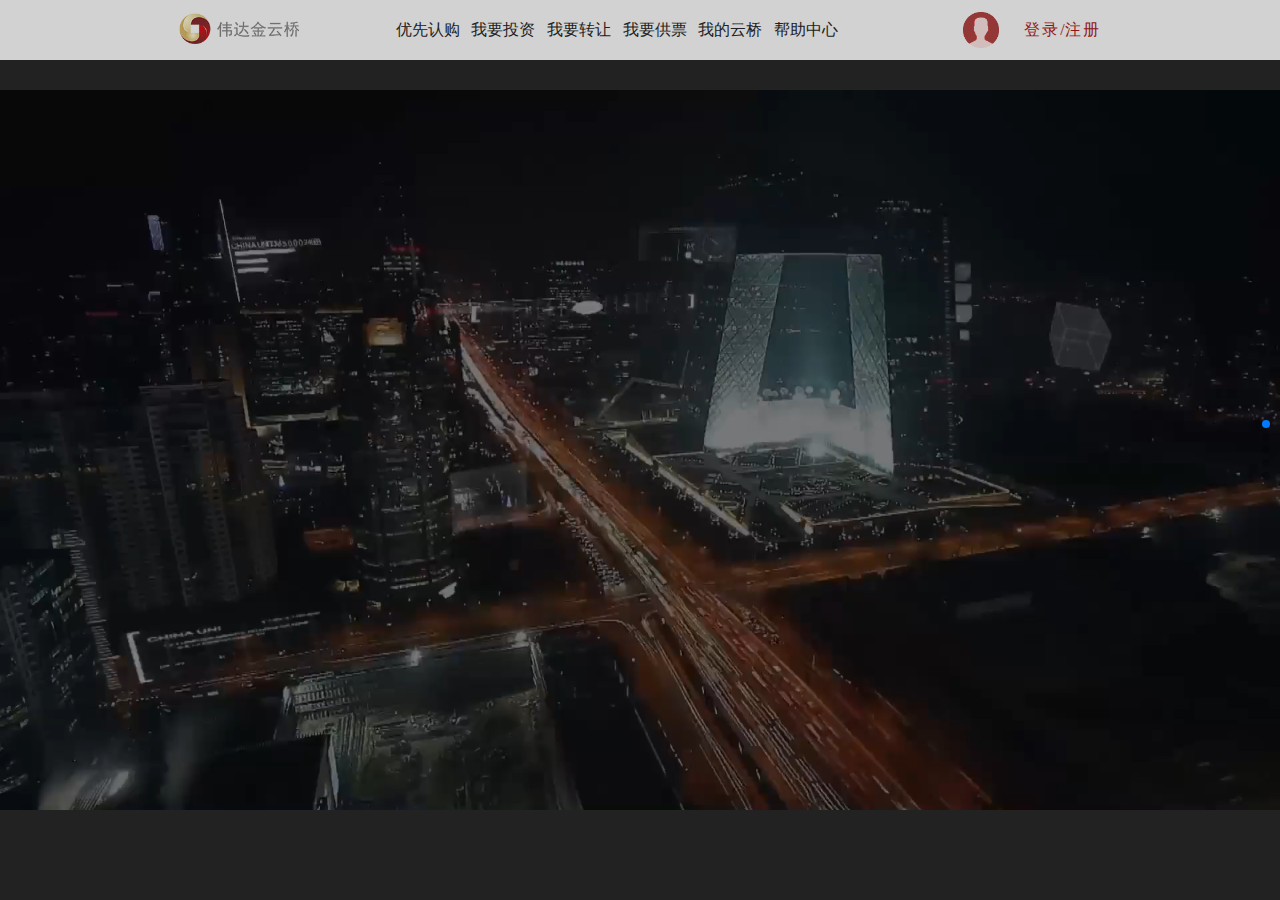
<file: index.html>
<!DOCTYPE html>
<html lang="en">
<head>
	<meta charset="UTF-8">
	<title>首页</title>
	<link rel="stylesheet" href="css/swiper.min.css">
	<link rel="stylesheet" href="css/animate.min.css">
	<link rel="stylesheet" href="css/item3_homepage.css">
	<script src="js/swiper.min.js"></script>
	<script src="js/jquery-1.11.0.js"></script>
	<script src="js/swiper.animate1.0.2.min.js"></script>
</head>
<body>
	<div class="swiper-container">
		<!-- 导航栏 -->
			<div class="nav">
				<div class="outbox"><!-- 在外部套一个div来定位 -->
					<div class="left">
						<img src="images/nav-logo.png" alt="" id="logo">
					</div>
					<div class="middle">
						<ul>
							<li>优先认购</li>
							<li>我要投资</li>
							<li>我要转让</li>
							<li>我要供票</li>
							<li>我的云桥</li>
							<li>帮助中心</li>
						</ul>
					</div>
					<div class="right">
						<img src="images/user.png" alt="" id="userpic">
						<p class="enter_register"><a href='item3_enter.html'>登录</a>/<a href='item3_register.html'>注册</a></p>
					</div>
				</div>
			</div>
		<!-- 轮播的部分 -->	
		<div class="swiper-wrapper">
			<!-- 第一页 -->
			<div class="swiper-slide">
				<video src="video/banner.mp4" class="bgpic video" autoplay loop></video>
				<!-- 启动页面时视频自动播放，且循环。 -->
			</div>
			<!-- 第二页 -->
			<div class="swiper-slide">
				<img src="images/quxian.png" alt="" class="ani quxian" swiper-animate-effect="bounceInLeft" swiper-animate-duration="0.5s" swiper-animate-delay="0.1s">
				<img src="images/table.png" alt="" class="ani table" swiper-animate-effect="bounceInRight" swiper-animate-duration="0.5s" swiper-animate-delay="0.1s">
				<img src="images/2.jpg" alt="" class="bgpic secondbg">	
			</div>
			<!-- 第三页 -->
			<div class="swiper-slide">
				<img src="images/3.jpg" alt="" class="bgpic thirdbg">
			</div>
			<!-- 第四页 -->
			<div class="swiper-slide">
				<img src="images/4.jpg" alt="" class="bgpic forthbg">
			</div>
			<!-- 第五页 -->
			<div class="swiper-slide">
				<img src="images/5.jpg" alt="" class="bgpic fifthbg">
			</div>
		</div>
		<div class="swiper-pagination"></div>
	</div>
	<script src="js/item3_homepage.js"></script>
</body>
</html>
</file>
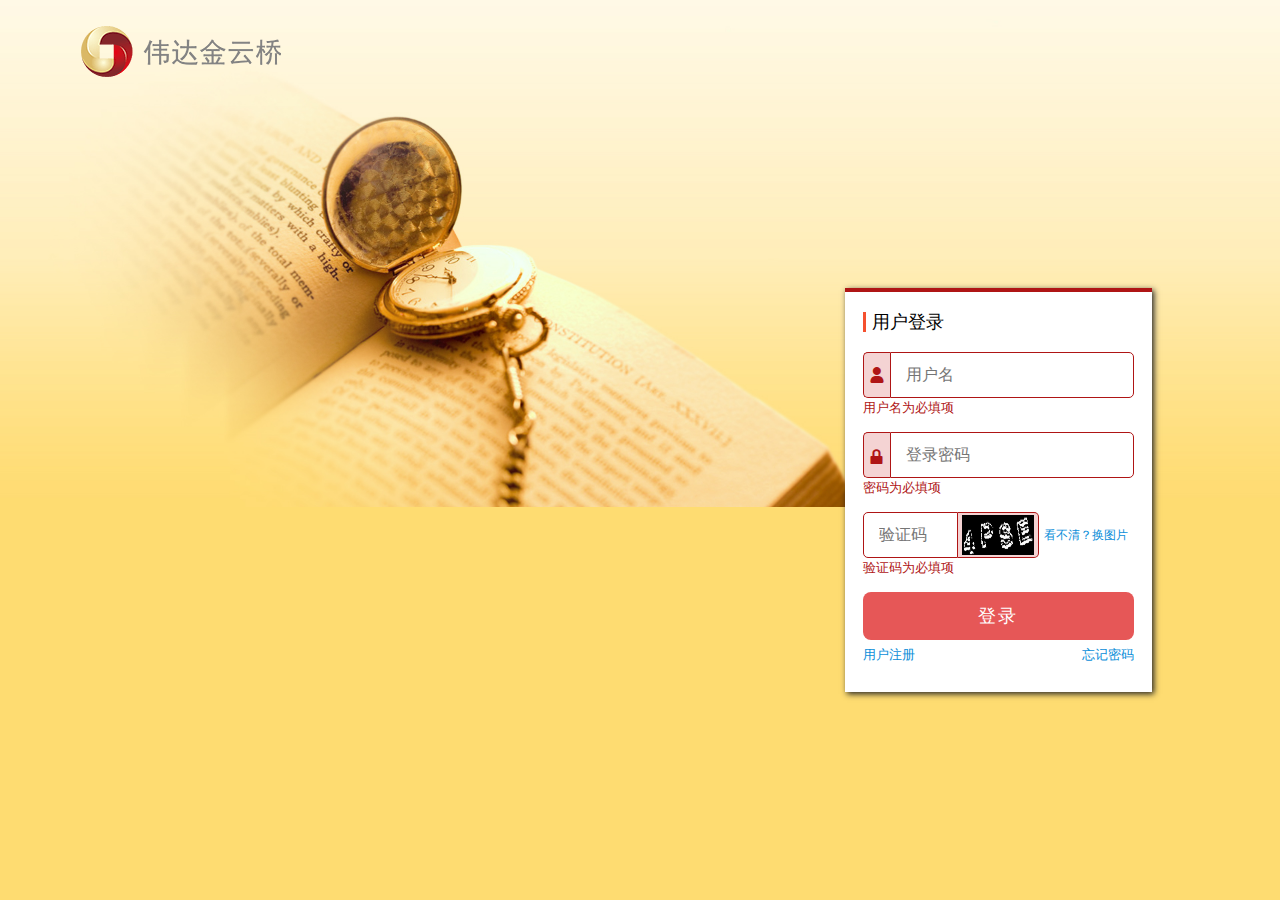
<file: item3_enter.html>
<!DOCTYPE html>
<html lang="en">
<head>
	<meta charset="UTF-8">
	<title>登录</title>
	<link rel="stylesheet" href="css/swiper.min.css">
	<link rel="stylesheet" href="css/item3_register.css">
	<link rel="stylesheet" href="css/item3_enter.css">
	<link rel="stylesheet" href="iconfont/demo.css">
	 <link rel="stylesheet" href="iconfont/iconfont.css">
	 <script src="js/swiper.min.js"></script>
	<script src="js/jquery-1.11.0.js"></script>
</head>
<body>
	<img src="images/login_background.jpg" alt="" id="background_login">
	<img src="images/nav-logo.png" alt="" id="nav_logo">


	<form id="main" action="item3_homepage.html" method="post" onsubmit="return checkInput()">

		<div class="user_enter header">
			<span>用户登录</span>
		</div>
		
		<div class="information user_name">
			<div class="firstline">
				<div class="left left_user">
					<i class="icon iconfont icon-weibiaoti101"></i>
				</div>
				<input type="text" placeholder="用户名" onblur="checkUsername()" id="userName">
			</div>
			<p>用户名为必填项</p>
		</div>
		
		<div class="information set_password">
			<div class="firstline">
				<div class="left left_pass">
					<i class="icon iconfont icon-mima"></i>
				</div>
				<input type="password" placeholder="登录密码" onblur="checkPassword()" id="setPassword">
			</div>
			<p>密码为必填项</p>

		</div>

		<div class="information re_confirm">
			<div class="firstline verify">
				<input type="text" placeholder="验证码" onblur="checkVerify()" id="getVerify">
				<!-- 设置验证码轮播图 -->
				<div class="selectpic">
					<div class="swiper-container">
						<div class="swiper-wrapper">
							<div class="swiper-slide"><img src="images/4pse.jpg" alt=""></div>
							<div class="swiper-slide"><img src="images/jgmj.jpg" alt=""></div>
							<div class="swiper-slide"><img src="images/m8k2.jpg" alt=""></div>
							<div class="swiper-slide"><img src="images/smwm.jpg" alt=""></div>
							<div class="swiper-slide"><img src="images/uwv6.jpg" alt=""></div>
							<div class="swiper-slide"><img src="images/3n3d.jpg" alt=""></div>
							<div class="swiper-slide"><img src="images/dwse.jpg" alt=""></div>
							<div class="swiper-slide"><img src="images/srke.jpg" alt=""></div>
							<div class="swiper-slide"><img src="images/tskh.jpg" alt=""></div>
						</div>
						<div class="swiper-pagination"></div>
					</div>
				</div>
				<div>
					<p id="changePic" class="blue">看不清？换图片</p>
				</div>
			</div>
			<p>验证码为必填项</p>
		</div>

		<div class="information submit">
			<input type="submit" value="登录">
			<div class="bottoms">
				<p class="blue"><a href="item3_register.html">用户注册</a></p>
				<p class="blue">忘记密码</p>
			</div>
		</div>
	</form>
	<script src="js/item3_enter.js"></script>
</body>
</html>
</file>
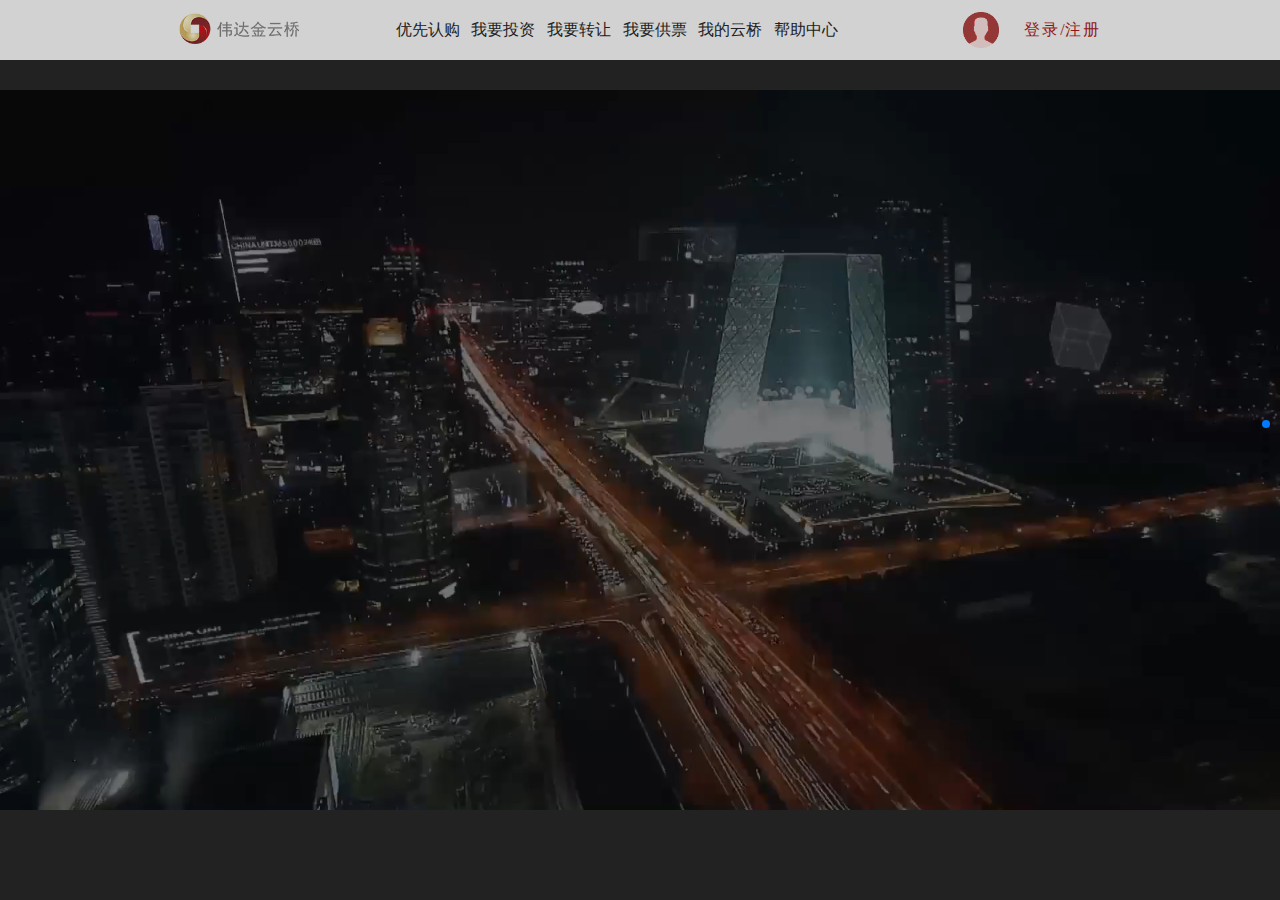
<file: item3_homepage.html>
<!DOCTYPE html>
<html lang="en">
<head>
	<meta charset="UTF-8">
	<title>首页</title>
	<link rel="stylesheet" href="css/swiper.min.css">
	<link rel="stylesheet" href="css/animate.min.css">
	<link rel="stylesheet" href="css/item3_homepage.css">
	<script src="js/swiper.min.js"></script>
	<script src="js/jquery-1.11.0.js"></script>
	<script src="js/swiper.animate1.0.2.min.js"></script>
</head>
<body>
	<div class="swiper-container">
		<!-- 导航栏 -->
			<div class="nav">
				<div class="outbox"><!-- 在外部套一个div来定位 -->
					<div class="left">
						<img src="images/nav-logo.png" alt="" id="logo">
					</div>
					<div class="middle">
						<ul>
							<li>优先认购</li>
							<li>我要投资</li>
							<li>我要转让</li>
							<li>我要供票</li>
							<li>我的云桥</li>
							<li>帮助中心</li>
						</ul>
					</div>
					<div class="right">
						<img src="images/user.png" alt="" id="userpic">
						<p class="enter_register"><a href='item3_enter.html'>登录</a>/<a href='item3_register.html'>注册</a></p>
					</div>
				</div>
			</div>
		<!-- 轮播的部分 -->	
		<div class="swiper-wrapper">
			<!-- 第一页 -->
			<div class="swiper-slide">
				<video src="video/banner.mp4" class="bgpic video" autoplay loop></video>
				<!-- 启动页面时视频自动播放，且循环。 -->
			</div>
			<!-- 第二页 -->
			<div class="swiper-slide">
				<img src="images/quxian.png" alt="" class="ani quxian" swiper-animate-effect="bounceInLeft" swiper-animate-duration="0.5s" swiper-animate-delay="0.1s">
				<img src="images/table.png" alt="" class="ani table" swiper-animate-effect="bounceInRight" swiper-animate-duration="0.5s" swiper-animate-delay="0.1s">
				<img src="images/2.jpg" alt="" class="bgpic secondbg">	
			</div>
			<!-- 第三页 -->
			<div class="swiper-slide">
				<img src="images/3.jpg" alt="" class="bgpic thirdbg">
			</div>
			<!-- 第四页 -->
			<div class="swiper-slide">
				<img src="images/4.jpg" alt="" class="bgpic forthbg">
			</div>
			<!-- 第五页 -->
			<div class="swiper-slide">
				<img src="images/5.jpg" alt="" class="bgpic fifthbg">
			</div>
		</div>
		<div class="swiper-pagination"></div>
	</div>
	<script src="js/item3_homepage.js"></script>
</body>
</html>
</file>
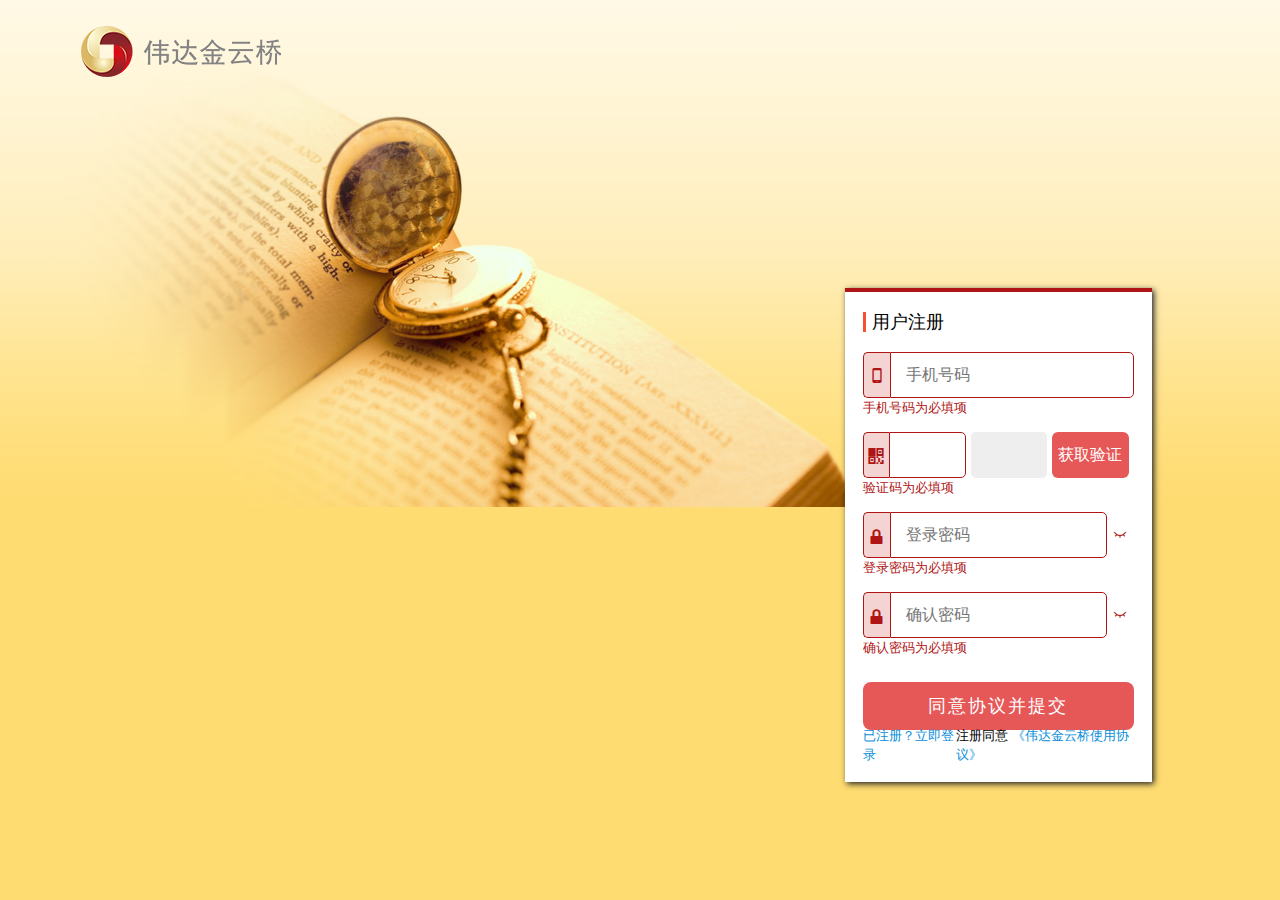
<file: item3_register.html>
<!DOCTYPE html>
<html lang="en">
<head>
	<meta charset="UTF-8">
	<title>注册</title>
	<link rel="stylesheet" href="css/item3_register.css">
	<link rel="stylesheet" href="iconfont/demo.css">
	 <link rel="stylesheet" href="iconfont/iconfont.css">
	<script src="js/jquery-1.11.0.js"></script>
	
</head>
<body>
	<img src="images/login_background.jpg" alt="" id="background_login">
	<img src="images/nav-logo.png" alt="" id="nav_logo">


	<form id="main" action="item3_enter.html" method="post" onsubmit="return checkInput()">

		<div class="user_register header">
			<span>用户注册</span>
		</div>
		<!-- 手机号码部分 -->
		<div class="information phone_number">
			<div class="firstline">
				<div class="left left_num">
					<i class="icon iconfont icon-shouji"></i>
				</div>
				<input type="text" placeholder="手机号码" onblur="checkNumber()" id="phoneNumber">
			</div>
			<p>手机号码为必填项</p>
		</div>
		<!-- 验证码部分 -->
		<div class="information get_verify">
			<div class="firstline getVerify">
				<div class="left left_ver">
					<i class="icon iconfont icon-erweimamingpian"></i>
				</div>
				<input type="text" onblur="checkVerify()" id="verifyNumber">
				<div id="showverify"></div>
				<div onclick="getVerify()" id="verifyBtn">
					获取验证码
				</div>
			</div>
			<p>验证码为必填项</p>
		</div>
		<!-- 登录密码部分 -->
		<div class="information password_setin">
			<div class="firstline passwordSetIn">
				<div class="left left_pass">
					<i class="icon iconfont icon-mima"></i>
				</div>
				<input type="password" placeholder="登录密码" method="get" onblur="checkPassword()" id="setPassword">
				<div class="eye">
					<i class="icon iconfont icon-mimayincang" onclick="Seepss()"></i>
				</div>
			</div>
			<p>登录密码为必填项</p>
		</div>
		<!-- 确认密码部分 -->
		<div class="information reconfirm">
			<div class="firstline passwordSetIn">
				<div class="left left_repass">
					<i class="icon iconfont icon-mima"></i>
				</div>
				<input type="password" placeholder="确认密码" onblur="checkRePassword()" id="rePassword">
				<div class="eye">
					<i class="icon iconfont icon-mimayincang" onclick="Seepss()"></i>
				</div>
			</div>
			<p>确认密码为必填项</p>
		</div>
		<!-- 同意协议并提交 -->
		<div class="information submit">
			<input type="submit" value="同意协议并提交" id="submitBtn">
			<div class="bottoms">
				<p class="blue"><a href="item3_enter.html">已注册？立即登录</a></p>
				<p>
					<span>注册同意</span>
					<span class="blue">《伟达金云桥使用协议》</span>
				</p>
			</div>
		</div>
	</form>
</body>
<script src="js/item3_register.js"></script>
</html>
</file>
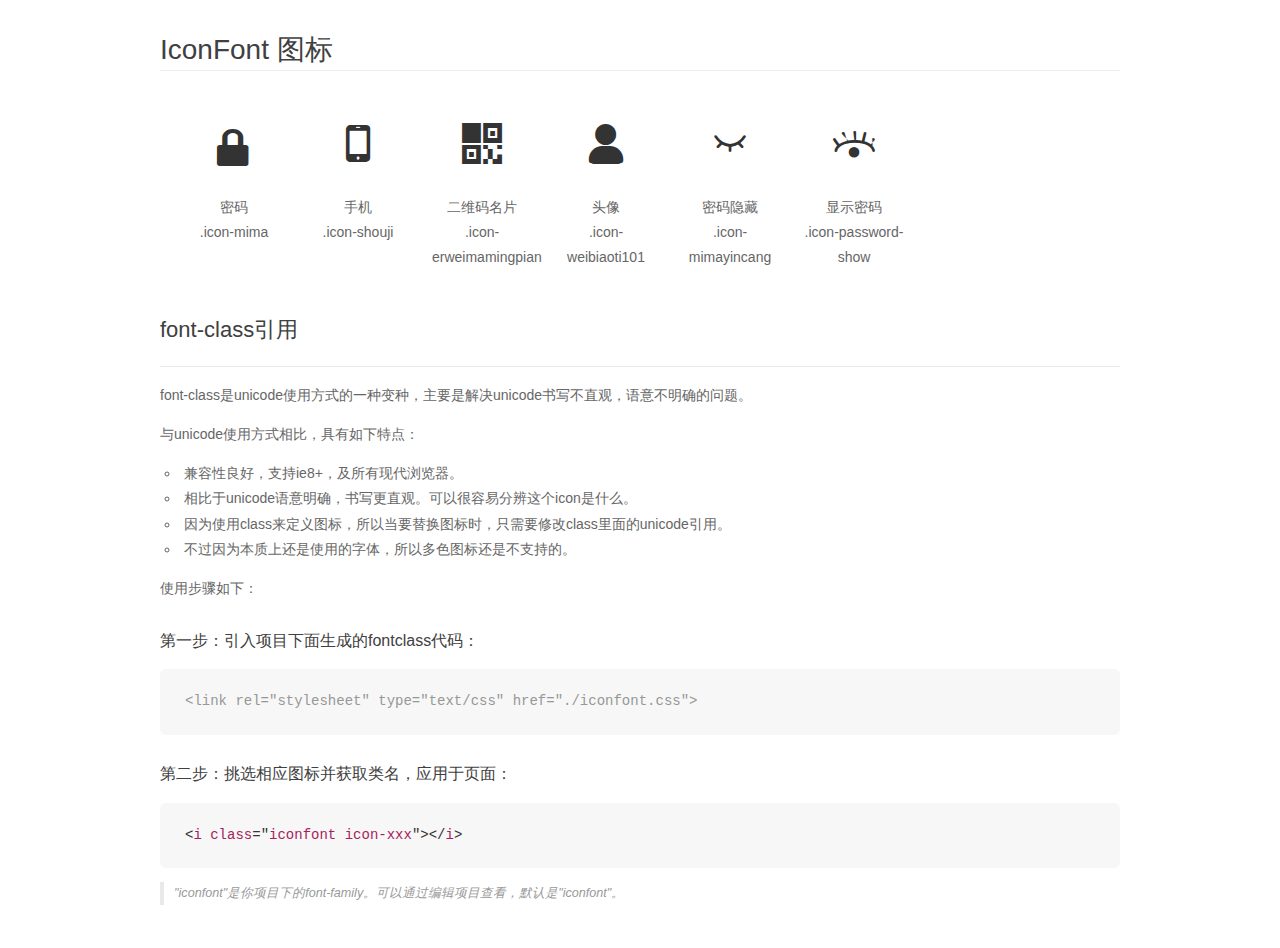
<file: iconfont/demo_fontclass.html>
<!DOCTYPE html>
<html>
<head>
    <meta charset="utf-8"/>
    <title>IconFont</title>
    <link rel="stylesheet" href="demo.css">
    <link rel="stylesheet" href="iconfont.css">
</head>
<body>
    <div class="main markdown">
        <h1>IconFont 图标</h1>
        <ul class="icon_lists clear">
            
                <li>
                <i class="icon iconfont icon-mima"></i>
                    <div class="name">密码</div>
                    <div class="fontclass">.icon-mima</div>
                </li>
            
                <li>
                <i class="icon iconfont icon-shouji"></i>
                    <div class="name">手机</div>
                    <div class="fontclass">.icon-shouji</div>
                </li>
            
                <li>
                <i class="icon iconfont icon-erweimamingpian"></i>
                    <div class="name">二维码名片</div>
                    <div class="fontclass">.icon-erweimamingpian</div>
                </li>
            
                <li>
                <i class="icon iconfont icon-weibiaoti101"></i>
                    <div class="name">头像</div>
                    <div class="fontclass">.icon-weibiaoti101</div>
                </li>
            
                <li>
                <i class="icon iconfont icon-mimayincang"></i>
                    <div class="name">密码隐藏</div>
                    <div class="fontclass">.icon-mimayincang</div>
                </li>
            
                <li>
                <i class="icon iconfont icon-password-show"></i>
                    <div class="name">显示密码</div>
                    <div class="fontclass">.icon-password-show</div>
                </li>
            
        </ul>

        <h2 id="font-class-">font-class引用</h2>
        <hr>

        <p>font-class是unicode使用方式的一种变种，主要是解决unicode书写不直观，语意不明确的问题。</p>
        <p>与unicode使用方式相比，具有如下特点：</p>
        <ul>
        <li>兼容性良好，支持ie8+，及所有现代浏览器。</li>
        <li>相比于unicode语意明确，书写更直观。可以很容易分辨这个icon是什么。</li>
        <li>因为使用class来定义图标，所以当要替换图标时，只需要修改class里面的unicode引用。</li>
        <li>不过因为本质上还是使用的字体，所以多色图标还是不支持的。</li>
        </ul>
        <p>使用步骤如下：</p>
        <h3 id="-fontclass-">第一步：引入项目下面生成的fontclass代码：</h3>


        <pre><code class="lang-js hljs javascript"><span class="hljs-comment">&lt;link rel="stylesheet" type="text/css" href="./iconfont.css"&gt;</span></code></pre>
        <h3 id="-">第二步：挑选相应图标并获取类名，应用于页面：</h3>
        <pre><code class="lang-css hljs">&lt;<span class="hljs-selector-tag">i</span> <span class="hljs-selector-tag">class</span>="<span class="hljs-selector-tag">iconfont</span> <span class="hljs-selector-tag">icon-xxx</span>"&gt;&lt;/<span class="hljs-selector-tag">i</span>&gt;</code></pre>
        <blockquote>
        <p>"iconfont"是你项目下的font-family。可以通过编辑项目查看，默认是"iconfont"。</p>
        </blockquote>
    </div>
</body>
</html>
</file>
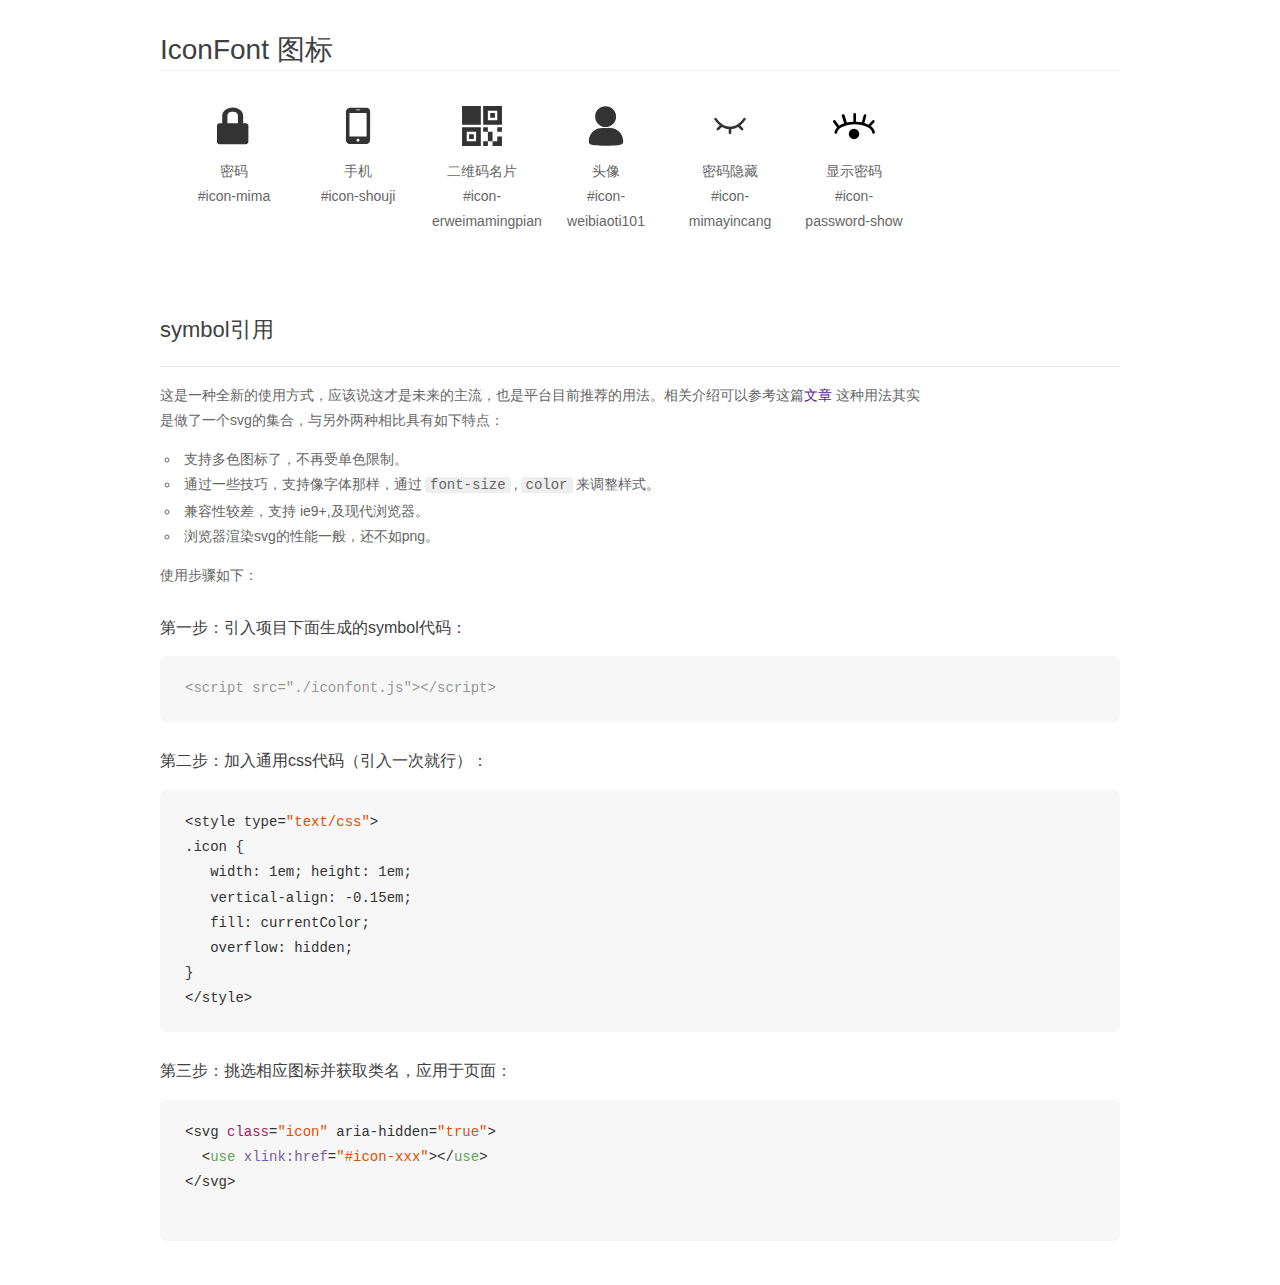
<file: iconfont/demo_symbol.html>
<!DOCTYPE html>
<html>
<head>
    <meta charset="utf-8"/>
    <title>IconFont</title>
    <link rel="stylesheet" href="demo.css">
    <script src="iconfont.js"></script>

    <style type="text/css">
        .icon {
          /* 通过设置 font-size 来改变图标大小 */
          width: 1em; height: 1em;
          /* 图标和文字相邻时，垂直对齐 */
          vertical-align: -0.15em;
          /* 通过设置 color 来改变 SVG 的颜色/fill */
          fill: currentColor;
          /* path 和 stroke 溢出 viewBox 部分在 IE 下会显示
             normalize.css 中也包含这行 */
          overflow: hidden;
        }

    </style>
</head>
<body>
    <div class="main markdown">
        <h1>IconFont 图标</h1>
        <ul class="icon_lists clear">
            
                <li>
                    <svg class="icon" aria-hidden="true">
                        <use xlink:href="#icon-mima"></use>
                    </svg>
                    <div class="name">密码</div>
                    <div class="fontclass">#icon-mima</div>
                </li>
            
                <li>
                    <svg class="icon" aria-hidden="true">
                        <use xlink:href="#icon-shouji"></use>
                    </svg>
                    <div class="name">手机</div>
                    <div class="fontclass">#icon-shouji</div>
                </li>
            
                <li>
                    <svg class="icon" aria-hidden="true">
                        <use xlink:href="#icon-erweimamingpian"></use>
                    </svg>
                    <div class="name">二维码名片</div>
                    <div class="fontclass">#icon-erweimamingpian</div>
                </li>
            
                <li>
                    <svg class="icon" aria-hidden="true">
                        <use xlink:href="#icon-weibiaoti101"></use>
                    </svg>
                    <div class="name">头像</div>
                    <div class="fontclass">#icon-weibiaoti101</div>
                </li>
            
                <li>
                    <svg class="icon" aria-hidden="true">
                        <use xlink:href="#icon-mimayincang"></use>
                    </svg>
                    <div class="name">密码隐藏</div>
                    <div class="fontclass">#icon-mimayincang</div>
                </li>
            
                <li>
                    <svg class="icon" aria-hidden="true">
                        <use xlink:href="#icon-password-show"></use>
                    </svg>
                    <div class="name">显示密码</div>
                    <div class="fontclass">#icon-password-show</div>
                </li>
            
        </ul>


        <h2 id="symbol-">symbol引用</h2>
        <hr>

        <p>这是一种全新的使用方式，应该说这才是未来的主流，也是平台目前推荐的用法。相关介绍可以参考这篇<a href="">文章</a>
        这种用法其实是做了一个svg的集合，与另外两种相比具有如下特点：</p>
        <ul>
          <li>支持多色图标了，不再受单色限制。</li>
          <li>通过一些技巧，支持像字体那样，通过<code>font-size</code>,<code>color</code>来调整样式。</li>
          <li>兼容性较差，支持 ie9+,及现代浏览器。</li>
          <li>浏览器渲染svg的性能一般，还不如png。</li>
        </ul>
        <p>使用步骤如下：</p>
        <h3 id="-symbol-">第一步：引入项目下面生成的symbol代码：</h3>
        <pre><code class="lang-js hljs javascript"><span class="hljs-comment">&lt;script src="./iconfont.js"&gt;&lt;/script&gt;</span></code></pre>
        <h3 id="-css-">第二步：加入通用css代码（引入一次就行）：</h3>
        <pre><code class="lang-js hljs javascript">&lt;style type=<span class="hljs-string">"text/css"</span>&gt;
.icon {
   width: <span class="hljs-number">1</span>em; height: <span class="hljs-number">1</span>em;
   vertical-align: <span class="hljs-number">-0.15</span>em;
   fill: currentColor;
   overflow: hidden;
}
&lt;<span class="hljs-regexp">/style&gt;</span></code></pre>
        <h3 id="-">第三步：挑选相应图标并获取类名，应用于页面：</h3>
        <pre><code class="lang-js hljs javascript">&lt;svg <span class="hljs-class"><span class="hljs-keyword">class</span></span>=<span class="hljs-string">"icon"</span> aria-hidden=<span class="hljs-string">"true"</span>&gt;<span class="xml"><span class="hljs-tag">
  &lt;<span class="hljs-name">use</span> <span class="hljs-attr">xlink:href</span>=<span class="hljs-string">"#icon-xxx"</span>&gt;</span><span class="hljs-tag">&lt;/<span class="hljs-name">use</span>&gt;</span>
</span>&lt;<span class="hljs-regexp">/svg&gt;
        </span></code></pre>
    </div>
</body>
</html>
</file>
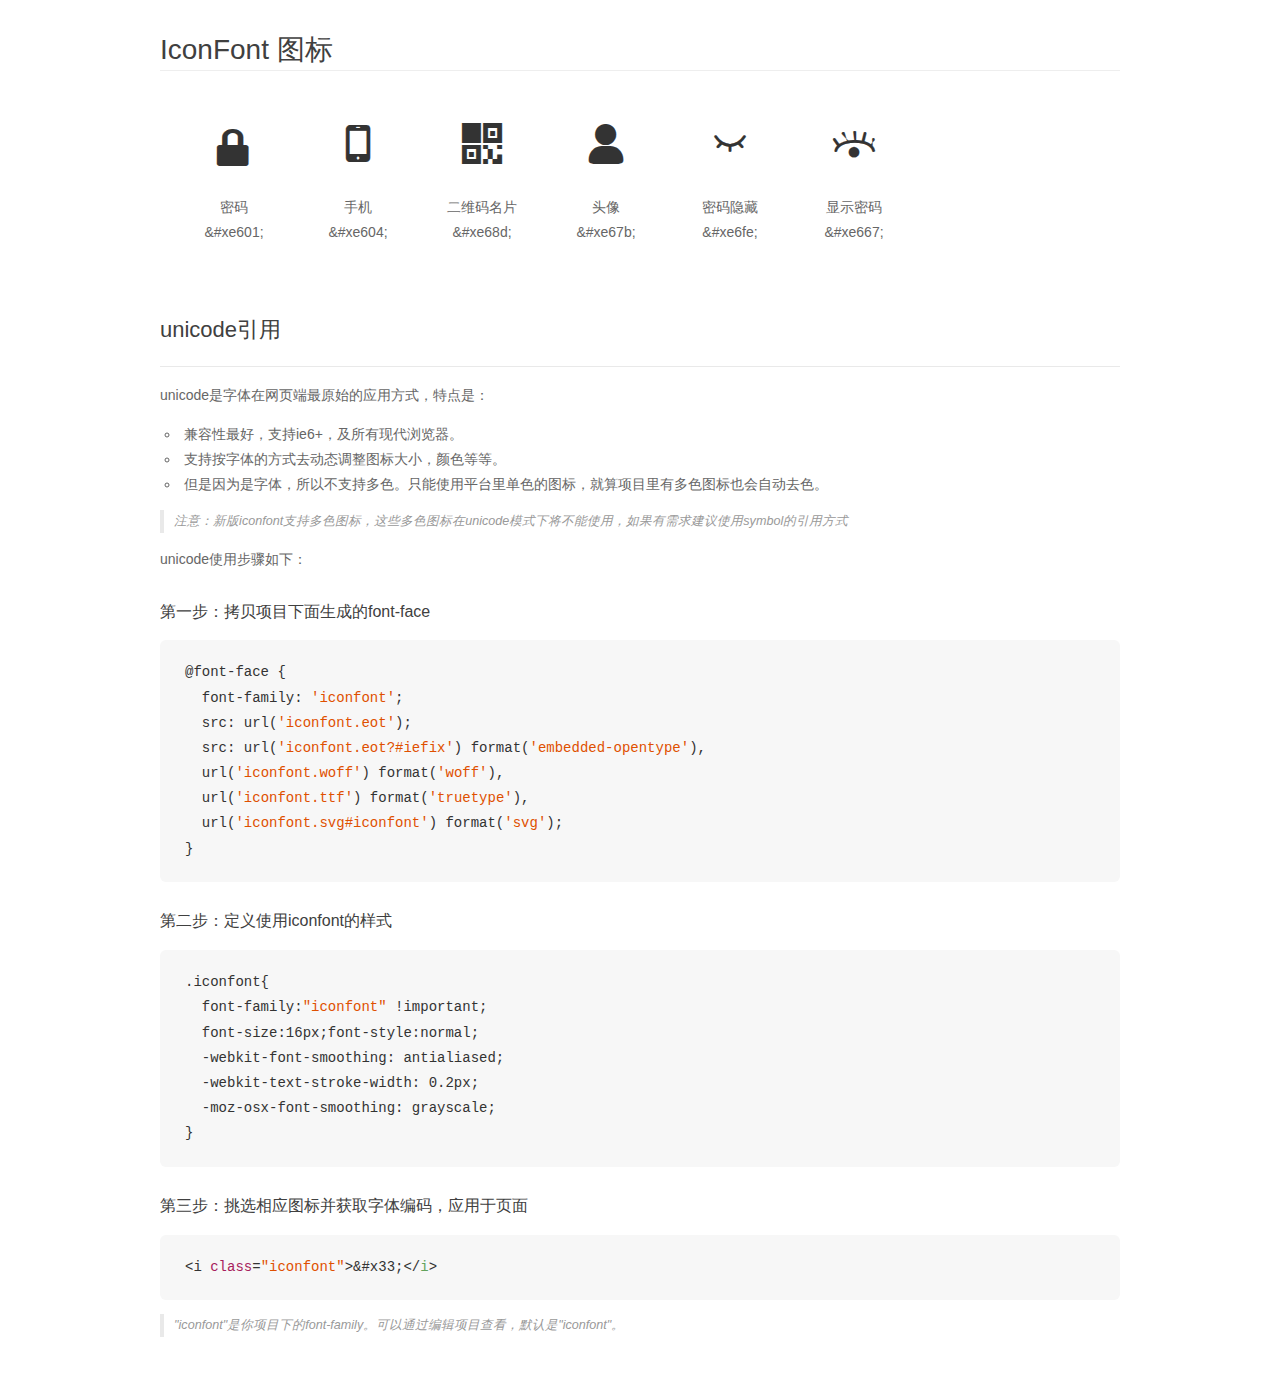
<file: iconfont/demo_unicode.html>
<!DOCTYPE html>
<html>
<head>
    <meta charset="utf-8"/>
    <title>IconFont</title>
    <link rel="stylesheet" href="demo.css">

    <style type="text/css">

        @font-face {font-family: "iconfont";
          src: url('iconfont.eot'); /* IE9*/
          src: url('iconfont.eot#iefix') format('embedded-opentype'), /* IE6-IE8 */
          url('iconfont.woff') format('woff'), /* chrome, firefox */
          url('iconfont.ttf') format('truetype'), /* chrome, firefox, opera, Safari, Android, iOS 4.2+*/
          url('iconfont.svg#iconfont') format('svg'); /* iOS 4.1- */
        }

        .iconfont {
          font-family:"iconfont" !important;
          font-size:16px;
          font-style:normal;
          -webkit-font-smoothing: antialiased;
          -webkit-text-stroke-width: 0.2px;
          -moz-osx-font-smoothing: grayscale;
        }

    </style>
</head>
<body>
    <div class="main markdown">
        <h1>IconFont 图标</h1>
        <ul class="icon_lists clear">
            
                <li>
                <i class="icon iconfont">&#xe601;</i>
                    <div class="name">密码</div>
                    <div class="code">&amp;#xe601;</div>
                </li>
            
                <li>
                <i class="icon iconfont">&#xe604;</i>
                    <div class="name">手机</div>
                    <div class="code">&amp;#xe604;</div>
                </li>
            
                <li>
                <i class="icon iconfont">&#xe68d;</i>
                    <div class="name">二维码名片</div>
                    <div class="code">&amp;#xe68d;</div>
                </li>
            
                <li>
                <i class="icon iconfont">&#xe67b;</i>
                    <div class="name">头像</div>
                    <div class="code">&amp;#xe67b;</div>
                </li>
            
                <li>
                <i class="icon iconfont">&#xe6fe;</i>
                    <div class="name">密码隐藏</div>
                    <div class="code">&amp;#xe6fe;</div>
                </li>
            
                <li>
                <i class="icon iconfont">&#xe667;</i>
                    <div class="name">显示密码</div>
                    <div class="code">&amp;#xe667;</div>
                </li>
            
        </ul>
        <h2 id="unicode-">unicode引用</h2>
        <hr>

        <p>unicode是字体在网页端最原始的应用方式，特点是：</p>
        <ul>
        <li>兼容性最好，支持ie6+，及所有现代浏览器。</li>
        <li>支持按字体的方式去动态调整图标大小，颜色等等。</li>
        <li>但是因为是字体，所以不支持多色。只能使用平台里单色的图标，就算项目里有多色图标也会自动去色。</li>
        </ul>
        <blockquote>
        <p>注意：新版iconfont支持多色图标，这些多色图标在unicode模式下将不能使用，如果有需求建议使用symbol的引用方式</p>
        </blockquote>
        <p>unicode使用步骤如下：</p>
        <h3 id="-font-face">第一步：拷贝项目下面生成的font-face</h3>
        <pre><code class="lang-js hljs javascript">@font-face {
  font-family: <span class="hljs-string">'iconfont'</span>;
  src: url(<span class="hljs-string">'iconfont.eot'</span>);
  src: url(<span class="hljs-string">'iconfont.eot?#iefix'</span>) format(<span class="hljs-string">'embedded-opentype'</span>),
  url(<span class="hljs-string">'iconfont.woff'</span>) format(<span class="hljs-string">'woff'</span>),
  url(<span class="hljs-string">'iconfont.ttf'</span>) format(<span class="hljs-string">'truetype'</span>),
  url(<span class="hljs-string">'iconfont.svg#iconfont'</span>) format(<span class="hljs-string">'svg'</span>);
}
</code></pre>
        <h3 id="-iconfont-">第二步：定义使用iconfont的样式</h3>
        <pre><code class="lang-js hljs javascript">.iconfont{
  font-family:<span class="hljs-string">"iconfont"</span> !important;
  font-size:<span class="hljs-number">16</span>px;font-style:normal;
  -webkit-font-smoothing: antialiased;
  -webkit-text-stroke-width: <span class="hljs-number">0.2</span>px;
  -moz-osx-font-smoothing: grayscale;
}
</code></pre>
        <h3 id="-">第三步：挑选相应图标并获取字体编码，应用于页面</h3>
        <pre><code class="lang-js hljs javascript">&lt;i <span class="hljs-class"><span class="hljs-keyword">class</span></span>=<span class="hljs-string">"iconfont"</span>&gt;&amp;#x33;<span class="xml"><span class="hljs-tag">&lt;/<span class="hljs-name">i</span>&gt;</span></span></code></pre>

        <blockquote>
        <p>"iconfont"是你项目下的font-family。可以通过编辑项目查看，默认是"iconfont"。</p>
        </blockquote>
    </div>


</body>
</html>
</file>
<file: css/item3_register.css>
*{
	margin:0px;
	padding:0px;
	font-family:"黑体";
	font-size:16px;
}
body{
	width: 100%;
	height: 100%;
	background:#fedc71;
}

/* 背景图片 */
#background_login{
	width:100%;
	height:auto;
}
/* 大的logo部分 */
#nav_logo{
	z-index:5;
	position:absolute;
	top:20px;
	left:80px;
}

/* 表格主体部分 */
#main{
	background:white;
	width:24%;
	border-top:4px #af1515 solid;
	box-shadow:2px 2px 6px #222;
	position:absolute;
	top:32%;
	right:10%;
}
.header{
	width:88%;
	margin:0 auto;
	height:60px;
	line-height:60px;
}
.header span{
	font-size:18px;
	padding-left:6px;
	border-left:3px solid #f5502f;
}

.information{/* 设置所有外框 */
	width:88%;
	margin:0 auto;
	height:80px;
}
.firstline{/* 设置头行的属性 */
	width:100%;
	display:flex;
	height:46px;
	justify-content:space-between;
}

.left{
	background:#f4d3d3;
	box-sizing:border-box;
	float:left;
	width:10%;
	height:100%;
	text-align:center;
	line-height:46px;
	border:1px #af1515 solid;
	border-right:none;
	border-radius:5px 0px 0px 5px;
}
i{
	font-size:15px;
	color:#af1515;
}
.firstline>input{
	box-sizing:border-box;
	padding-left:15px;
	width:90%;
	border:1px #af1515 solid;
	border-radius:0px 5px 5px 0px;
	outline:none;
}
.firstline>input::-webkit-input-placeholder{
	   	font-family:"黑体";
}
.information>p{
	font-size:13px;
	color:#af1515;
}

.getVerify>input{
	width:30%;
}
#showverify{
	box-sizing:border-box;
	border-radius:5px;
	margin-left:5px;
	width:30%;
	height:100%;
	color:skyblue;
	text-align:center;
	line-height:45px;
	letter-spacing:2px;
	background:#eee;
}
.getVerify div:last-child{
	color:white;
	box-sizing:border-box;
	border-radius:6px;
	margin:0 5px;
	text-align:center;
	width:30%;
	height:100%;
	line-height:46px;
	background:#e65757;
}

.passwordSetIn input{
	width:80%;
}
.passwordSetIn div:last-child{
	width:10%;
	height:100%;
	line-height:46px;
	text-align:center;
}

.reconfirm{
	height:90px;
}

.submit{
	height:100px;
}
.submit>input{
	font-family:"微软雅黑";
	font-size:18px;
	letter-spacing:2px;
	color:white;
	width:100%;
	height:48px;
	border:none;
	border-radius:8px;
	background:#e65757;
}
.bottoms{
	height:30px;
	display:flex;
	justify-content:space-between;
	align-items:center;
}
.bottoms p,span{
	font-size:13px;
}
.blue{
	color:#0b8ed9;
}
.blue a{
	font-size:13px;
	color:#0b8ed9;
	text-decoration:none;
}
</file>
<file: css/item3_enter.css>
.verify input{
	box-sizing:border-box;
	width:35%;
	height:100%;
	border:1px #af1515 solid;
	padding-left:15px;
	border-radius:5px 0px 0px 5px;
	outline:none;
}
.verify input::-webkit-input-placeholder{
	   	font-family:"黑体";
}
.selectpic{
	box-sizing:border-box;
	width:30%;
	height:100%;
	background:#f4d3d3;
	border:1px #af1515 solid;
	border-radius:0px 5px 5px 0px;
	border-left:none;
	display:flex;
	align-items:center;
}
.verify>div:last-child{
	width:35%;
	height:100%;
	text-align:center;
	line-height:46px;
}
.verify p{
	font-size:12px;
}
.swiper-container{
	width:90%;
	height:90%;
	margin:0 auto;
 }
 .swiper-wrapper,.swiper-slide{
 	width:100%;
	height:100%;
 }
 .swiper-slide>img{
	width:100%;
	height:100%;
 }
</file>
<file: iconfont/iconfont.css>
@font-face {font-family: "iconfont";
  src: url('iconfont.eot?t=1494630453738'); /* IE9*/
  src: url('iconfont.eot?t=1494630453738#iefix') format('embedded-opentype'), /* IE6-IE8 */
  url('iconfont.woff?t=1494630453738') format('woff'), /* chrome, firefox */
  url('iconfont.ttf?t=1494630453738') format('truetype'), /* chrome, firefox, opera, Safari, Android, iOS 4.2+*/
  url('iconfont.svg?t=1494630453738#iconfont') format('svg'); /* iOS 4.1- */
}

.iconfont {
  font-family:"iconfont" !important;
  font-size:16px;
  font-style:normal;
  -webkit-font-smoothing: antialiased;
  -moz-osx-font-smoothing: grayscale;
}

.icon-mima:before { content: "\e601"; }

.icon-shouji:before { content: "\e604"; }

.icon-erweimamingpian:before { content: "\e68d"; }

.icon-weibiaoti101:before { content: "\e67b"; }

.icon-mimayincang:before { content: "\e6fe"; }

.icon-password-show:before { content: "\e667"; }
</file>
<file: css/item3_homepage.css>
*{
	margin:0px;
	padding:0px;
}
html,body{
	height:100%;
	background:#222;
	font-size:16px;
	font-family:"微软雅黑";
}
.swiper-container{
	width:100%;
	height:100%;
}
.swiper-slide{
	width:100%;
	height:100%;	
	}

/* 对导航栏进行设置 */

.nav{
	z-index:15;
	position:fixed;
	top:0%;
	opacity:0.8;
	width:100%;
	height:60px;
	background:white;
	/* animation:shownav 0.2s linear 0.4s forwards; */
}
/* @keyframes shownav{
	0%{
		opacity:0;
		height:0;
	}
	100%{
		opacity:0.8;
		height: 60px;
	}
} */

.outbox{
	margin:0 auto;
	width:72%;
	height:100%;
	display:flex;
	justify-content:space-between;
	align-items:center;
}
.outbox .left{
	width:10%;
}
#logo{
	width:120px;
	height:auto;
}
.outbox .middle{
	width:48%;
	
}
ul{
	display:flex;
	justify-content:space-between;
	align-items:center;
}
ul li{
	list-style:none;
	color:#222;
}
.outbox .right{
	width:15%;
	text-align:left;
	height:100%;
	display:flex;
	justify-content:space-between;
	align-items:center;
}
#userpic{
	width:36px;
	height:auto;
}
.enter_register{
	color:#af1515;
}
.enter_register a{
	text-decoration:none;
	color:#af1515;
	letter-spacing:2px;
}

/* 对轮播的页面进行设置 */

.bgpic{/* 设置所有加入的图片能铺满整个页面 */
	width:100%;
	height:100%;
}
.quxian{
	position:absolute;
	z-index:10;
	bottom:8%;
	left:0%;
}
.table{
	position:absolute;
	z-index:10;
	top:40%;
	right:6%;
}
</file>
<file: iconfont/demo.css>
*{margin: 0;padding: 0;list-style: none;}
/*
KISSY CSS Reset
理念：1. reset 的目的不是清除浏览器的默认样式，这仅是部分工作。清除和重置是紧密不可分的。
2. reset 的目的不是让默认样式在所有浏览器下一致，而是减少默认样式有可能带来的问题。
3. reset 期望提供一套普适通用的基础样式。但没有银弹，推荐根据具体需求，裁剪和修改后再使用。
特色：1. 适应中文；2. 基于最新主流浏览器。
维护：玉伯<lifesinger@gmail.com>, 正淳<ragecarrier@gmail.com>
 */

/** 清除内外边距 **/
body, h1, h2, h3, h4, h5, h6, hr, p, blockquote, /* structural elements 结构元素 */
dl, dt, dd, ul, ol, li, /* list elements 列表元素 */
pre, /* text formatting elements 文本格式元素 */
form, fieldset, legend, button, input, textarea, /* form elements 表单元素 */
th, td /* table elements 表格元素 */ {
  margin: 0;
  padding: 0;
}

/** 设置默认字体 **/
body,
button, input, select, textarea /* for ie */ {
  font: 12px/1.5 tahoma, arial, \5b8b\4f53, sans-serif;
}
h1, h2, h3, h4, h5, h6 { font-size: 100%; }
address, cite, dfn, em, var { font-style: normal; } /* 将斜体扶正 */
code, kbd, pre, samp { font-family: courier new, courier, monospace; } /* 统一等宽字体 */
small { font-size: 12px; } /* 小于 12px 的中文很难阅读，让 small 正常化 */

/** 重置列表元素 **/
ul, ol { list-style: none; }

/** 重置文本格式元素 **/
a { text-decoration: none; }
a:hover { text-decoration: underline; }


/** 重置表单元素 **/
legend { color: #000; } /* for ie6 */
fieldset, img { border: 0; } /* img 搭车：让链接里的 img 无边框 */
button, input, select, textarea { font-size: 100%; } /* 使得表单元素在 ie 下能继承字体大小 */
/* 注：optgroup 无法扶正 */

/** 重置表格元素 **/
table { border-collapse: collapse; border-spacing: 0; }

/* 清除浮动 */
.ks-clear:after, .clear:after {
  content: '\20';
  display: block;
  height: 0;
  clear: both;
}
.ks-clear, .clear {
  *zoom: 1;
}

.main {
  padding: 30px 100px;
width: 960px;
margin: 0 auto;
}
.main h1{font-size:36px; color:#333; text-align:left;margin-bottom:30px; border-bottom: 1px solid #eee;}

.helps{margin-top:40px;}
.helps pre{
  padding:20px;
  margin:10px 0;
  border:solid 1px #e7e1cd;
  background-color: #fffdef;
  overflow: auto;
}

.icon_lists{
  width: 100% !important;

}

.icon_lists li{
  float:left;
  width: 100px;
  height:180px;
  text-align: center;
  list-style: none !important;
}
.icon_lists .icon{
  font-size: 42px;
  line-height: 100px;
  margin: 10px 0;
  color:#333;
  -webkit-transition: font-size 0.25s ease-out 0s;
  -moz-transition: font-size 0.25s ease-out 0s;
  transition: font-size 0.25s ease-out 0s;

}
.icon_lists .icon:hover{
  font-size: 100px;
}



.markdown {
  color: #666;
  font-size: 14px;
  line-height: 1.8;
}

.highlight {
  line-height: 1.5;
}

.markdown img {
  vertical-align: middle;
  max-width: 100%;
}

.markdown h1 {
  color: #404040;
  font-weight: 500;
  line-height: 40px;
  margin-bottom: 24px;
}

.markdown h2,
.markdown h3,
.markdown h4,
.markdown h5,
.markdown h6 {
  color: #404040;
  margin: 1.6em 0 0.6em 0;
  font-weight: 500;
  clear: both;
}

.markdown h1 {
  font-size: 28px;
}

.markdown h2 {
  font-size: 22px;
}

.markdown h3 {
  font-size: 16px;
}

.markdown h4 {
  font-size: 14px;
}

.markdown h5 {
  font-size: 12px;
}

.markdown h6 {
  font-size: 12px;
}

.markdown hr {
  height: 1px;
  border: 0;
  background: #e9e9e9;
  margin: 16px 0;
  clear: both;
}

.markdown p,
.markdown pre {
  margin: 1em 0;
}

.markdown > p,
.markdown > blockquote,
.markdown > .highlight,
.markdown > ol,
.markdown > ul {
  width: 80%;
}

.markdown ul > li {
  list-style: circle;
}

.markdown > ul li,
.markdown blockquote ul > li {
  margin-left: 20px;
  padding-left: 4px;
}

.markdown > ul li p,
.markdown > ol li p {
  margin: 0.6em 0;
}

.markdown ol > li {
  list-style: decimal;
}

.markdown > ol li,
.markdown blockquote ol > li {
  margin-left: 20px;
  padding-left: 4px;
}

.markdown code {
  margin: 0 3px;
  padding: 0 5px;
  background: #eee;
  border-radius: 3px;
}

.markdown pre {
  border-radius: 6px;
  background: #f7f7f7;
  padding: 20px;
}

.markdown pre code {
  border: none;
  background: #f7f7f7;
  margin: 0;
}

.markdown strong,
.markdown b {
  font-weight: 600;
}

.markdown > table {
  border-collapse: collapse;
  border-spacing: 0px;
  empty-cells: show;
  border: 1px solid #e9e9e9;
  width: 95%;
  margin-bottom: 24px;
}

.markdown > table th {
  white-space: nowrap;
  color: #333;
  font-weight: 600;

}

.markdown > table th,
.markdown > table td {
  border: 1px solid #e9e9e9;
  padding: 8px 16px;
  text-align: left;
}

.markdown > table th {
  background: #F7F7F7;
}

.markdown blockquote {
  font-size: 90%;
  color: #999;
  border-left: 4px solid #e9e9e9;
  padding-left: 0.8em;
  margin: 1em 0;
  font-style: italic;
}

.markdown blockquote p {
  margin: 0;
}

.markdown .anchor {
  opacity: 0;
  transition: opacity 0.3s ease;
  margin-left: 8px;
}

.markdown .waiting {
  color: #ccc;
}

.markdown h1:hover .anchor,
.markdown h2:hover .anchor,
.markdown h3:hover .anchor,
.markdown h4:hover .anchor,
.markdown h5:hover .anchor,
.markdown h6:hover .anchor {
  opacity: 1;
  display: inline-block;
}

.markdown > br,
.markdown > p > br {
  clear: both;
}


.hljs {
  display: block;
  background: white;
  padding: 0.5em;
  color: #333333;
  overflow-x: auto;
}

.hljs-comment,
.hljs-meta {
  color: #969896;
}

.hljs-string,
.hljs-variable,
.hljs-template-variable,
.hljs-strong,
.hljs-emphasis,
.hljs-quote {
  color: #df5000;
}

.hljs-keyword,
.hljs-selector-tag,
.hljs-type {
  color: #a71d5d;
}

.hljs-literal,
.hljs-symbol,
.hljs-bullet,
.hljs-attribute {
  color: #0086b3;
}

.hljs-section,
.hljs-name {
  color: #63a35c;
}

.hljs-tag {
  color: #333333;
}

.hljs-title,
.hljs-attr,
.hljs-selector-id,
.hljs-selector-class,
.hljs-selector-attr,
.hljs-selector-pseudo {
  color: #795da3;
}

.hljs-addition {
  color: #55a532;
  background-color: #eaffea;
}

.hljs-deletion {
  color: #bd2c00;
  background-color: #ffecec;
}

.hljs-link {
  text-decoration: underline;
}

pre{
  background: #fff;
}
</file>
